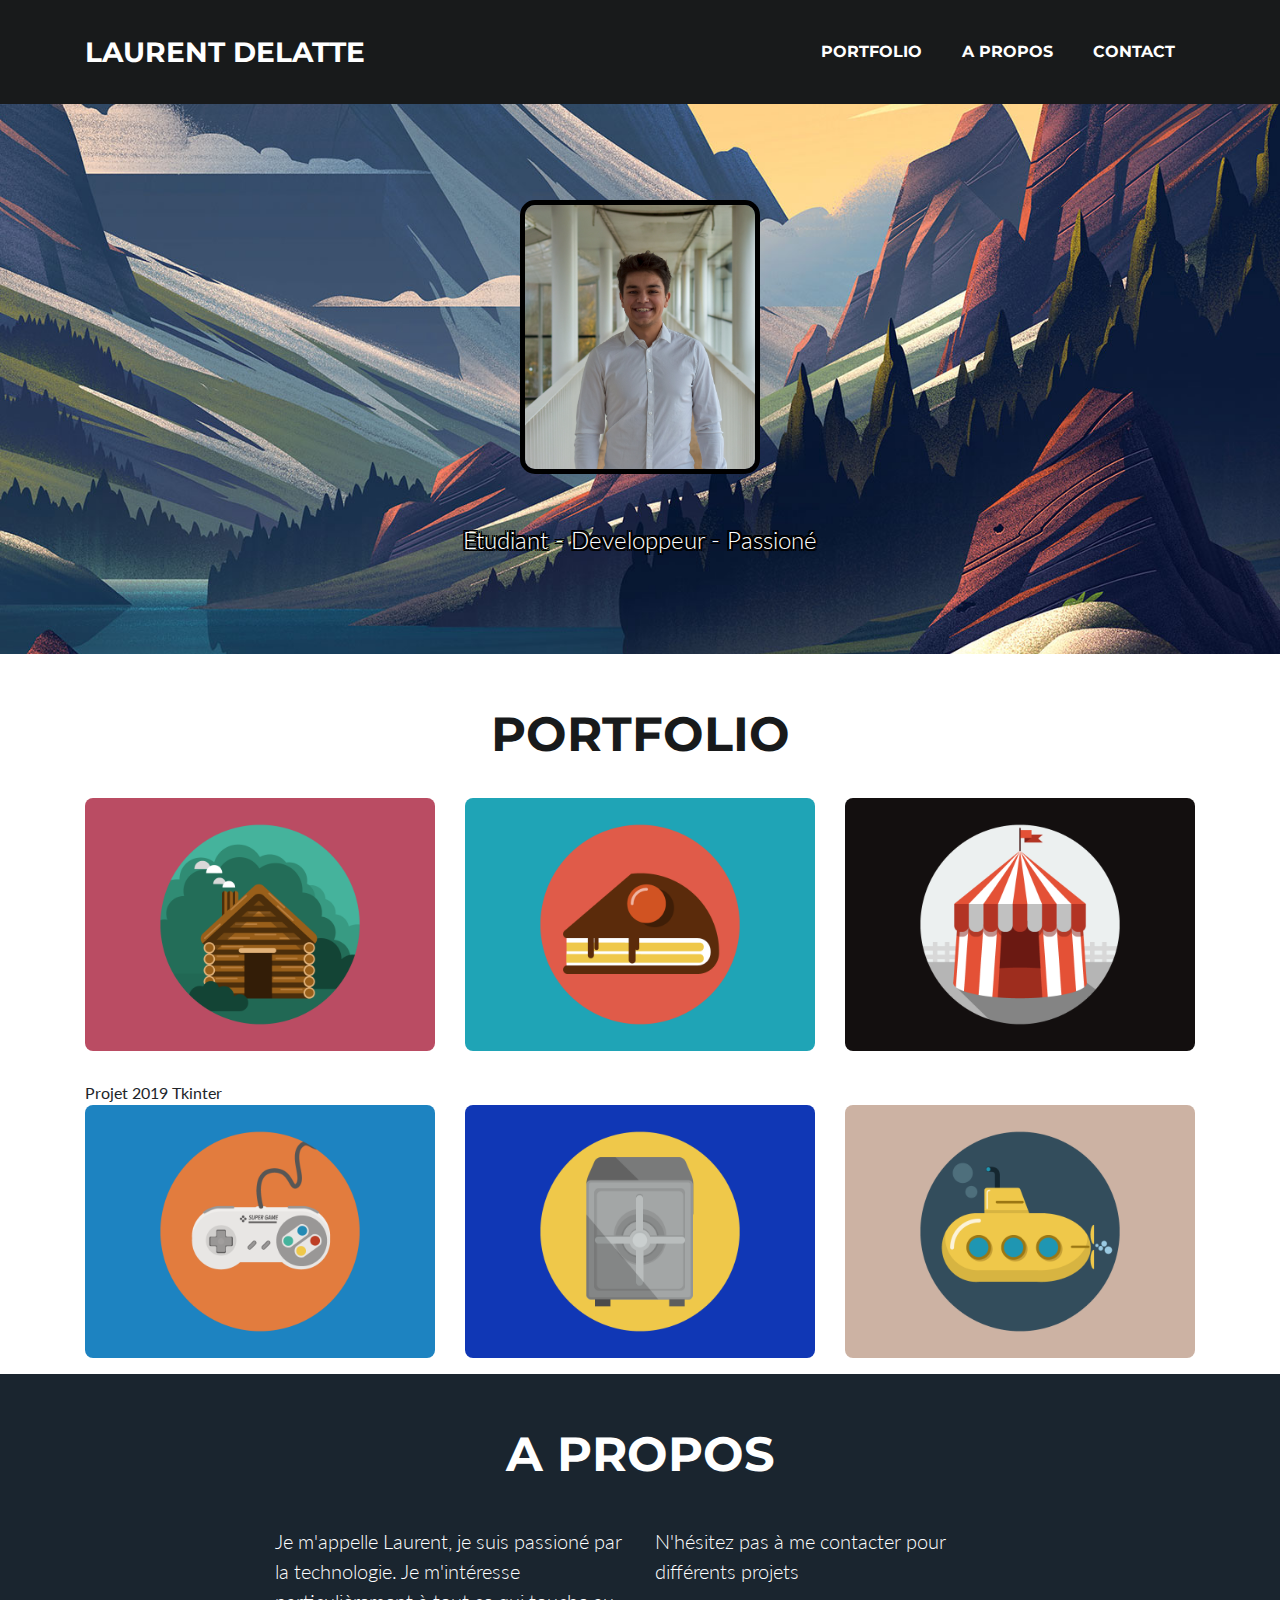
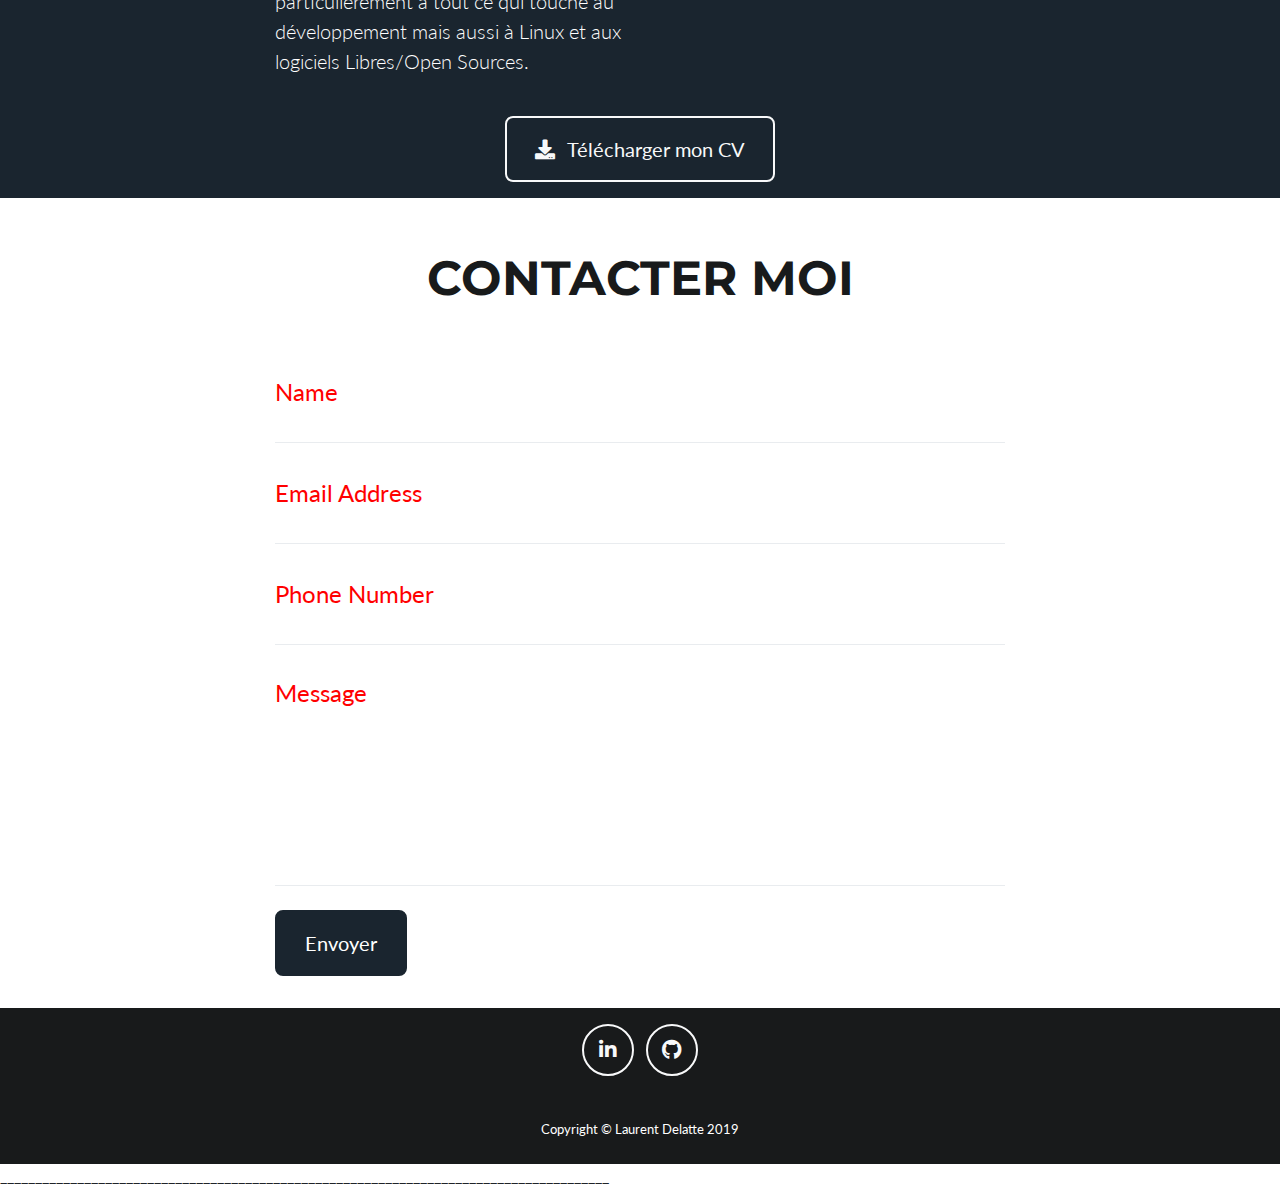
<file: index.html>
<!DOCTYPE html>
<html lang="en">

<head>
	<!-- Global site tag (gtag.js) - Google Analytics -->
	<script async src="https://www.googletagmanager.com/gtag/js?id=UA-158843007-1"></script>
	<script>
	  window.dataLayer = window.dataLayer || [];
	  function gtag(){dataLayer.push(arguments);}
	  gtag('js', new Date());

	  gtag('config', 'UA-158843007-1');
	</script>
  <meta charset="utf-8">
  <meta name="viewport" content="width=device-width, initial-scale=1, shrink-to-fit=no">
  <meta name="description" content="">
  <meta name="author" content="">

  <title>Laurent Delatte</title>

  <!-- Custom fonts for this theme -->
  <link href="vendor/fontawesome-free/css/all.min.css" rel="stylesheet" type="text/css">
  <link href="https://fonts.googleapis.com/css?family=Montserrat:400,700" rel="stylesheet" type="text/css">
  <link href="https://fonts.googleapis.com/css?family=Lato:400,700,400italic,700italic" rel="stylesheet" type="text/css">
  <link rel="shortcut icon" type="image/png" href="./img/rocket2.png"/> 

  <!-- Theme CSS -->
  <link href="css/freelancer.css" rel="stylesheet">


</head>

<body id="page-top">

  <!-- Navigation -->
  <nav class="navbar navbar-expand-lg bg-secondary text-uppercase fixed-top" id="mainNav">
    <div class="container">
      <a class="navbar-brand js-scroll-trigger" href="#page-top">Laurent Delatte</a>
      <button class="navbar-toggler navbar-toggler-right text-uppercase font-weight-bold bg-primary text-white rounded" type="button" data-toggle="collapse" data-target="#navbarResponsive" aria-controls="navbarResponsive" aria-expanded="false" aria-label="Toggle navigation">
        Menu
        <i class="fas fa-bars"></i>
      </button>
      <div class="collapse navbar-collapse" id="navbarResponsive">
        <ul class="navbar-nav ml-auto">
          <li class="nav-item mx-0 mx-lg-1">
            <a class="nav-link py-3 px-0 px-lg-3 rounded js-scroll-trigger" href="#portfolio">Portfolio</a>
          </li>
          <li class="nav-item mx-0 mx-lg-1">
            <a class="nav-link py-3 px-0 px-lg-3 rounded js-scroll-trigger" href="#about">A Propos</a>
          </li>
          <li class="nav-item mx-0 mx-lg-1">
            <a class="nav-link py-3 px-0 px-lg-3 rounded js-scroll-trigger" href="#contact">Contact</a>
          </li>
        </ul>
      </div>
    </div>
  </nav>

  <!-- Masthead -->
  <header class="masthead custom-bg bg-primary text-white text-center">
    <div class="container d-flex align-items-center flex-column">

      <!-- Masthead Avatar Image -->
      <img class="masthead-avatar mb-5" src="img/laul.jpg" alt="">

      <!-- Masthead Heading 
      <h1 class="masthead-heading text-uppercase mb-0">Laurent Delatte</h1> -->

      <!-- Icon Divider 
      <div class="divider-custom divider-light">
        <div class="divider-custom-line"></div>
        <div class="divider-custom-icon">
          <i class="fas fa-star"></i>
        </div>
        <div class="divider-custom-line"></div>
      </div> -->

      <!-- Masthead Subheading -->
      <p class="masthead-subheading font-weight-light mb-0">Etudiant - Developpeur - Passioné</p>

    </div>
  </header>

  <!-- Portfolio Section -->
  <section class="page-section portfolio" id="portfolio">
    <div class="container">

      <!-- Portfolio Section Heading -->
      <h2 class="page-section-heading text-center text-uppercase text-secondary mb-0">Portfolio</h2>

      <!-- Icon Divider 
      <div class="divider-custom">
        <div class="divider-custom-line"></div>
        <div class="divider-custom-icon">
          <i class="fas fa-star"></i>
        </div>
        <div class="divider-custom-line"></div>
      </div> -->

      <!-- Portfolio Grid Items -->
      <div class="row">

        <!-- Portfolio Item 1 -->
        <div class="col-md-6 col-lg-4">
          <div class="portfolio-item mx-auto" data-toggle="modal" data-target="#portfolioModal1">
            <div class="portfolio-item-caption d-flex align-items-center justify-content-center h-100 w-100">
              <div class="portfolio-item-caption-content text-center text-white">
                <i class="fas fa-plus fa-3x"></i>
              </div>
            </div>
            <img class="img-fluid" src="img/portfolio/cabin.png" alt="">
          </div>
          <figcaption>Projet 2019 Tkinter</figcaption>
        </div>

        <!-- Portfolio Item 2 -->
        <div class="col-md-6 col-lg-4">
          <div class="portfolio-item mx-auto" data-toggle="modal" data-target="#portfolioModal2">
            <div class="portfolio-item-caption d-flex align-items-center justify-content-center h-100 w-100">
              <div class="portfolio-item-caption-content text-center text-white">
                <i class="fas fa-plus fa-3x"></i>
              </div>
            </div>
            <img class="img-fluid" src="img/portfolio/cake.png" alt="">
          </div>
        </div>

        <!-- Portfolio Item 3 -->
        <div class="col-md-6 col-lg-4">
          <div class="portfolio-item mx-auto" data-toggle="modal" data-target="#portfolioModal3">
            <div class="portfolio-item-caption d-flex align-items-center justify-content-center h-100 w-100">
              <div class="portfolio-item-caption-content text-center text-white">
                <i class="fas fa-plus fa-3x"></i>
              </div>
            </div>
            <img class="img-fluid" src="img/portfolio/circus.png" alt="">
          </div>
        </div>

        <!-- Portfolio Item 4 -->
        <div class="col-md-6 col-lg-4">
          <div class="portfolio-item mx-auto" data-toggle="modal" data-target="#portfolioModal4">
            <div class="portfolio-item-caption d-flex align-items-center justify-content-center h-100 w-100">
              <div class="portfolio-item-caption-content text-center text-white">
                <i class="fas fa-plus fa-3x"></i>
              </div>
            </div>
            <img class="img-fluid" src="img/portfolio/game.png" alt="">
          </div>
        </div>

        <!-- Portfolio Item 5 -->
        <div class="col-md-6 col-lg-4">
          <div class="portfolio-item mx-auto" data-toggle="modal" data-target="#portfolioModal5">
            <div class="portfolio-item-caption d-flex align-items-center justify-content-center h-100 w-100">
              <div class="portfolio-item-caption-content text-center text-white">
                <i class="fas fa-plus fa-3x"></i>
              </div>
            </div>
            <img class="img-fluid" src="img/portfolio/safe.png" alt="">
          </div>
        </div>

        <!-- Portfolio Item 6 -->
        <div class="col-md-6 col-lg-4">
          <div class="portfolio-item mx-auto" data-toggle="modal" data-target="#portfolioModal6">
            <div class="portfolio-item-caption d-flex align-items-center justify-content-center h-100 w-100">
              <div class="portfolio-item-caption-content text-center text-white">
                <i class="fas fa-plus fa-3x"></i>
              </div>
            </div>
            <img class="img-fluid" src="img/portfolio/submarine.png" alt="">
          </div>
        </div>

      </div>
      <!-- /.row -->

    </div>
  </section>

  <!-- About Section -->
  <section class="page-section bg-primary text-white mb-0" id="about">
    <div class="container">

      <!-- About Section Heading -->
      <h2 class="page-section-heading text-center text-uppercase text-white">A Propos</h2>

      <!-- Icon Divider 
      <div class="divider-custom divider-light">
        <div class="divider-custom-line"></div>
        <div class="divider-custom-icon">
          <i class="fas fa-star"></i>
        </div>
        <div class="divider-custom-line"></div>
      </div> -->

      <!-- About Section Content -->
      <div class="row">
        <div class="col-lg-4 ml-auto">
          <p class="lead">Je m'appelle Laurent, je suis passioné par la technologie. Je m'intéresse particulièrement à tout ce qui touche au développement mais aussi à Linux et aux logiciels Libres/Open Sources. </p>
        </div>
        <div class="col-lg-4 mr-auto">
          <p class="lead">N'hésitez pas à me contacter pour différents projets </p>
        </div>
      </div>

      <!-- About Section Button -->
      <div class="text-center mt-4">
        <a class="btn btn-xl btn-outline-light" href="./docs/laurent-CV.pdf">
          <i class="fas fa-download mr-2"></i>
          Télécharger mon CV
        </a>
      </div>

    </div>
  </section>

  <!-- Contact Section -->
  <section class="page-section" id="contact">
    <div class="container">

      <!-- Contact Section Heading -->
      <h2 class="page-section-heading text-center text-uppercase text-secondary mb-0">Contacter moi</h2>

      <!-- Icon Divider 
      <div class="divider-custom">
        <div class="divider-custom-line"></div>
        <div class="divider-custom-icon">
          <i class="fas fa-star"></i>
        </div>
        <div class="divider-custom-line"></div>
      </div> -->

      <!-- Contact Section Form -->
      <div class="row">
        <div class="col-lg-8 mx-auto">
          <!-- To configure the contact form email address, go to mail/contact_me.php and update the email address in the PHP file on line 19. -->
          <form name="sentMessage" id="contactForm" novalidate="novalidate">
            <div class="control-group">
              <div class="form-group floating-label-form-group controls mb-0 pb-2">
                <label>Name</label>
                <input class="form-control" id="name" type="text" placeholder="Name" required="required" data-validation-required-message="Please enter your name.">
                <p class="help-block text-danger"></p>
              </div>
            </div>
            <div class="control-group">
              <div class="form-group floating-label-form-group controls mb-0 pb-2">
                <label>Email Address</label>
                <input class="form-control" id="email" type="email" placeholder="Email Address" required="required" data-validation-required-message="Please enter your email address.">
                <p class="help-block text-danger"></p>
              </div>
            </div>
            <div class="control-group">
              <div class="form-group floating-label-form-group controls mb-0 pb-2">
                <label>Phone Number</label>
                <input class="form-control" id="phone" type="tel" placeholder="Phone Number" required="required" data-validation-required-message="Please enter your phone number.">
                <p class="help-block text-danger"></p>
              </div>
            </div>
            <div class="control-group">
              <div class="form-group floating-label-form-group controls mb-0 pb-2">
                <label>Message</label>
                <textarea class="form-control" id="message" rows="5" placeholder="Message" required="required" data-validation-required-message="Please enter a message."></textarea>
                <p class="help-block text-danger"></p>
              </div>
            </div>
            <br>
            <div id="success"></div>
            <div class="form-group">
              <button type="submit" class="btn btn-primary btn-xl" id="sendMessageButton">Envoyer</button>
            </div>
          </form>
        </div>
      </div>

    </div>
  </section>

  <!-- Footer -->
  <footer class="footer text-center">
    <div class="container">
      <div class="row">

        <!-- Footer Location -->
        <div class="col-lg-4 mb-5 mb-lg-0">
          <h4 class="text-uppercase mb-4"></h4>
          <p class="lead mb-0">
        </div>
		

        <!-- Footer Social Icons -->
        <div class="col-lg-4 mb-5 mb-lg-0">
          <!-- <h4 class="text-uppercase mb-4">Retrouvez moi </h4> -->
          <!-- <a class="btn btn-outline-light btn-social mx-1" href="#">
            <i class="fab fa-fw fa-facebook-f"></i>
          </a> -->
          <!-- <a class="btn btn-outline-light btn-social mx-1" href="#">
            <i class="fab fa-fw fa-twitter"></i>
          </a> -->
          <a class="btn btn-outline-light btn-social mx-1" href="https://www.linkedin.com/in/laurent-delatte/">
            <i class="fab fa-fw fa-linkedin-in"></i>
          </a>
          <a class="btn btn-outline-light btn-social btn-github mx-1" href="https://github.com/alphae-nix">
            <i class="fab fa-github"></i>
          </a>
          <!--
          <a class="btn btn-outline-light btn-social mx-1" href="#">
            <i class="fab fa-fw fa-dribbble"></i>
          </a> -->
        </div>

        <!-- Footer About Text 
        <div class="col-lg-4">
          <h4 class="text-uppercase mb-4">About Freelancer</h4>
          <p class="lead mb-0">Freelance is a free to use, MIT licensed Bootstrap theme created by
            <a href="http://startbootstrap.com">Start Bootstrap</a>.</p>
        </div>
		-->
      </div>
    </div>
  </footer>

  <!-- Copyright Section -->
  <section class="copyright py-4 text-center text-white">
    <div class="container">
      <small>Copyright &copy; Laurent Delatte 2019</small>
    </div>
  </section>

  <!-- Scroll to Top Button (Only visible on small and extra-small screen sizes) -->
  <div class="scroll-to-top d-lg-none position-fixed ">
    <a class="js-scroll-trigger d-block text-center text-white rounded" href="#page-top">
      <i class="fa fa-chevron-up"></i>
    </a>
  </div>
_______________________________________________________________________________________
  <!-- Portfolio Modals -->

  <!-- Portfolio Modal 1 -->
  <div class="portfolio-modal modal fade" id="portfolioModal1" tabindex="-1" role="dialog" aria-labelledby="portfolioModal1Label" aria-hidden="true">
    <div class="modal-dialog modal-xl" role="document">
      <div class="modal-content">
        <button type="button" class="close" data-dismiss="modal" aria-label="Close">
          <span aria-hidden="true">
            <i class="fas fa-times"></i>
          </span>
        </button>
        <div class="modal-body text-center">
          <div class="container">
            <div class="row justify-content-center">
              <div class="col-lg-8">
                <!-- Portfolio Modal - Title -->
                <h2 class="portfolio-modal-title text-secondary text-uppercase mb-0">Log Cabin</h2>
                <!-- Icon Divider -->
                <div class="divider-custom">
                  <div class="divider-custom-line"></div>
                  <div class="divider-custom-icon">
                    <i class="fas fa-star"></i>
                  </div>
                  <div class="divider-custom-line"></div>
                </div>
                <!-- Portfolio Modal - Image -->
                <img class="img-fluid rounded mb-5" src="img/portfolio/cabin.png" alt="">
                <!-- Portfolio Modal - Text -->
                <p class="mb-5">Lorem ipsum dolor sit amet, consectetur adipisicing elit. Mollitia neque assumenda ipsam nihil, molestias magnam, recusandae quos quis inventore quisquam velit asperiores, vitae? Reprehenderit soluta, eos quod consequuntur itaque. Nam.</p>
                <button class="btn btn-primary" href="#" data-dismiss="modal">
                  <i class="fas fa-times fa-fw"></i>
                  Close Window
                </button>
              </div>
            </div>
          </div>
        </div>
      </div>
    </div>
  </div>

  <!-- Portfolio Modal 2 -->
  <div class="portfolio-modal modal fade" id="portfolioModal2" tabindex="-1" role="dialog" aria-labelledby="portfolioModal2Label" aria-hidden="true">
    <div class="modal-dialog modal-xl" role="document">
      <div class="modal-content">
        <button type="button" class="close" data-dismiss="modal" aria-label="Close">
          <span aria-hidden="true">
            <i class="fas fa-times"></i>
          </span>
        </button>
        <div class="modal-body text-center">
          <div class="container">
            <div class="row justify-content-center">
              <div class="col-lg-8">
                <!-- Portfolio Modal - Title -->
                <h2 class="portfolio-modal-title text-secondary text-uppercase mb-0">Tasty Cake</h2>
                <!-- Icon Divider -->
                <div class="divider-custom">
                  <div class="divider-custom-line"></div>
                  <div class="divider-custom-icon">
                    <i class="fas fa-star"></i>
                  </div>
                  <div class="divider-custom-line"></div>
                </div>
                <!-- Portfolio Modal - Image -->
                <img class="img-fluid rounded mb-5" src="img/portfolio/cake.png" alt="">
                <!-- Portfolio Modal - Text -->
                <p class="mb-5">Lorem ipsum dolor sit amet, consectetur adipisicing elit. Mollitia neque assumenda ipsam nihil, molestias magnam, recusandae quos quis inventore quisquam velit asperiores, vitae? Reprehenderit soluta, eos quod consequuntur itaque. Nam.</p>
                <button class="btn btn-primary" href="#" data-dismiss="modal">
                  <i class="fas fa-times fa-fw"></i>
                  Close Window
                </button>
              </div>
            </div>
          </div>
        </div>
      </div>
    </div>
  </div>
  <!-- Portfolio Modal 3 -->
  <div class="portfolio-modal modal fade" id="portfolioModal3" tabindex="-1" role="dialog" aria-labelledby="portfolioModal3Label" aria-hidden="true">
    <div class="modal-dialog modal-xl" role="document">
      <div class="modal-content">
        <button type="button" class="close" data-dismiss="modal" aria-label="Close">
          <span aria-hidden="true">
            <i class="fas fa-times"></i>
          </span>
        </button>
        <div class="modal-body text-center">
          <div class="container">
            <div class="row justify-content-center">
              <div class="col-lg-8">
                <!-- Portfolio Modal - Title -->
                <h2 class="portfolio-modal-title text-secondary text-uppercase mb-0">Circus Tent</h2>
                <!-- Icon Divider -->
                <div class="divider-custom">
                  <div class="divider-custom-line"></div>
                  <div class="divider-custom-icon">
                    <i class="fas fa-star"></i>
                  </div>
                  <div class="divider-custom-line"></div>
                </div>
                <!-- Portfolio Modal - Image -->
                <img class="img-fluid rounded mb-5" src="img/portfolio/circus.png" alt="">
                <!-- Portfolio Modal - Text -->
                <p class="mb-5">Lorem ipsum dolor sit amet, consectetur adipisicing elit. Mollitia neque assumenda ipsam nihil, molestias magnam, recusandae quos quis inventore quisquam velit asperiores, vitae? Reprehenderit soluta, eos quod consequuntur itaque. Nam.</p>
                <button class="btn btn-primary" href="#" data-dismiss="modal">
                  <i class="fas fa-times fa-fw"></i>
                  Close Window
                </button>
              </div>
            </div>
          </div>
        </div>
      </div>
    </div>
  </div>

  <!-- Portfolio Modal 4 -->
  <div class="portfolio-modal modal fade" id="portfolioModal4" tabindex="-1" role="dialog" aria-labelledby="portfolioModal4Label" aria-hidden="true">
    <div class="modal-dialog modal-xl" role="document">
      <div class="modal-content">
        <button type="button" class="close" data-dismiss="modal" aria-label="Close">
          <span aria-hidden="true">
            <i class="fas fa-times"></i>
          </span>
        </button>
        <div class="modal-body text-center">
          <div class="container">
            <div class="row justify-content-center">
              <div class="col-lg-8">
                <!-- Portfolio Modal - Title -->
                <h2 class="portfolio-modal-title text-secondary text-uppercase mb-0">Controller</h2>
                <!-- Icon Divider -->
                <div class="divider-custom">
                  <div class="divider-custom-line"></div>
                  <div class="divider-custom-icon">
                    <i class="fas fa-star"></i>
                  </div>
                  <div class="divider-custom-line"></div>
                </div>
                <!-- Portfolio Modal - Image -->
                <img class="img-fluid rounded mb-5" src="img/portfolio/game.png" alt="">
                <!-- Portfolio Modal - Text -->
                <p class="mb-5">Lorem ipsum dolor sit amet, consectetur adipisicing elit. Mollitia neque assumenda ipsam nihil, molestias magnam, recusandae quos quis inventore quisquam velit asperiores, vitae? Reprehenderit soluta, eos quod consequuntur itaque. Nam.</p>
                <button class="btn btn-primary" href="#" data-dismiss="modal">
                  <i class="fas fa-times fa-fw"></i>
                  Close Window
                </button>
              </div>
            </div>
          </div>
        </div>
      </div>
    </div>
  </div>

  <!-- Portfolio Modal 5 -->
  <div class="portfolio-modal modal fade" id="portfolioModal5" tabindex="-1" role="dialog" aria-labelledby="portfolioModal5Label" aria-hidden="true">
    <div class="modal-dialog modal-xl" role="document">
      <div class="modal-content">
        <button type="button" class="close" data-dismiss="modal" aria-label="Close">
          <span aria-hidden="true">
            <i class="fas fa-times"></i>
          </span>
        </button>
        <div class="modal-body text-center">
          <div class="container">
            <div class="row justify-content-center">
              <div class="col-lg-8">
                <!-- Portfolio Modal - Title -->
                <h2 class="portfolio-modal-title text-secondary text-uppercase mb-0">Locked Safe</h2>
                <!-- Icon Divider -->
                <div class="divider-custom">
                  <div class="divider-custom-line"></div>
                  <div class="divider-custom-icon">
                    <i class="fas fa-star"></i>
                  </div>
                  <div class="divider-custom-line"></div>
                </div>
                <!-- Portfolio Modal - Image -->
                <img class="img-fluid rounded mb-5" src="img/portfolio/safe.png" alt="">
                <!-- Portfolio Modal - Text -->
                <p class="mb-5">Lorem ipsum dolor sit amet, consectetur adipisicing elit. Mollitia neque assumenda ipsam nihil, molestias magnam, recusandae quos quis inventore quisquam velit asperiores, vitae? Reprehenderit soluta, eos quod consequuntur itaque. Nam.</p>
                <button class="btn btn-primary" href="#" data-dismiss="modal">
                  <i class="fas fa-times fa-fw"></i>
                  Close Window
                </button>
              </div>
            </div>
          </div>
        </div>
      </div>
    </div>
  </div>

  <!-- Portfolio Modal 6 -->
  <div class="portfolio-modal modal fade" id="portfolioModal6" tabindex="-1" role="dialog" aria-labelledby="portfolioModal6Label" aria-hidden="true">
    <div class="modal-dialog modal-xl" role="document">
      <div class="modal-content">
        <button type="button" class="close" data-dismiss="modal" aria-label="Close">
          <span aria-hidden="true">
            <i class="fas fa-times"></i>
          </span>
        </button>
        <div class="modal-body text-center">
          <div class="container">
            <div class="row justify-content-center">
              <div class="col-lg-8">
                <!-- Portfolio Modal - Title -->
                <h2 class="portfolio-modal-title text-secondary text-uppercase mb-0">Submarine</h2>
                <!-- Icon Divider -->
                <div class="divider-custom">
                  <div class="divider-custom-line"></div>
                  <div class="divider-custom-icon">
                    <i class="fas fa-star"></i>
                  </div>
                  <div class="divider-custom-line"></div>
                </div>
                <!-- Portfolio Modal - Image -->
                <img class="img-fluid rounded mb-5" src="img/portfolio/submarine.png" alt="">
                <!-- Portfolio Modal - Text -->
                <p class="mb-5">Lorem ipsum dolor sit amet, consectetur adipisicing elit. Mollitia neque assumenda ipsam nihil, molestias magnam, recusandae quos quis inventore quisquam velit asperiores, vitae? Reprehenderit soluta, eos quod consequuntur itaque. Nam.</p>
                <button class="btn btn-primary" href="#" data-dismiss="modal">
                  <i class="fas fa-times fa-fw"></i>
                  Close Window
                </button>
              </div>
            </div>
          </div>
        </div>
      </div>
    </div>
  </div> 

  <!-- Bootstrap core JavaScript -->
  <script src="vendor/jquery/jquery.min.js"></script>
  <script src="vendor/bootstrap/js/bootstrap.bundle.min.js"></script>

  <!-- Plugin JavaScript -->
  <script src="vendor/jquery-easing/jquery.easing.min.js"></script>

  <!-- Contact Form JavaScript -->
  <script src="js/jqBootstrapValidation.js"></script>
  <script src="js/contact_me.js"></script>

  <!-- Custom scripts for this template -->
  <script src="js/freelancer.min.js"></script>

</body>

</html>
</file>
